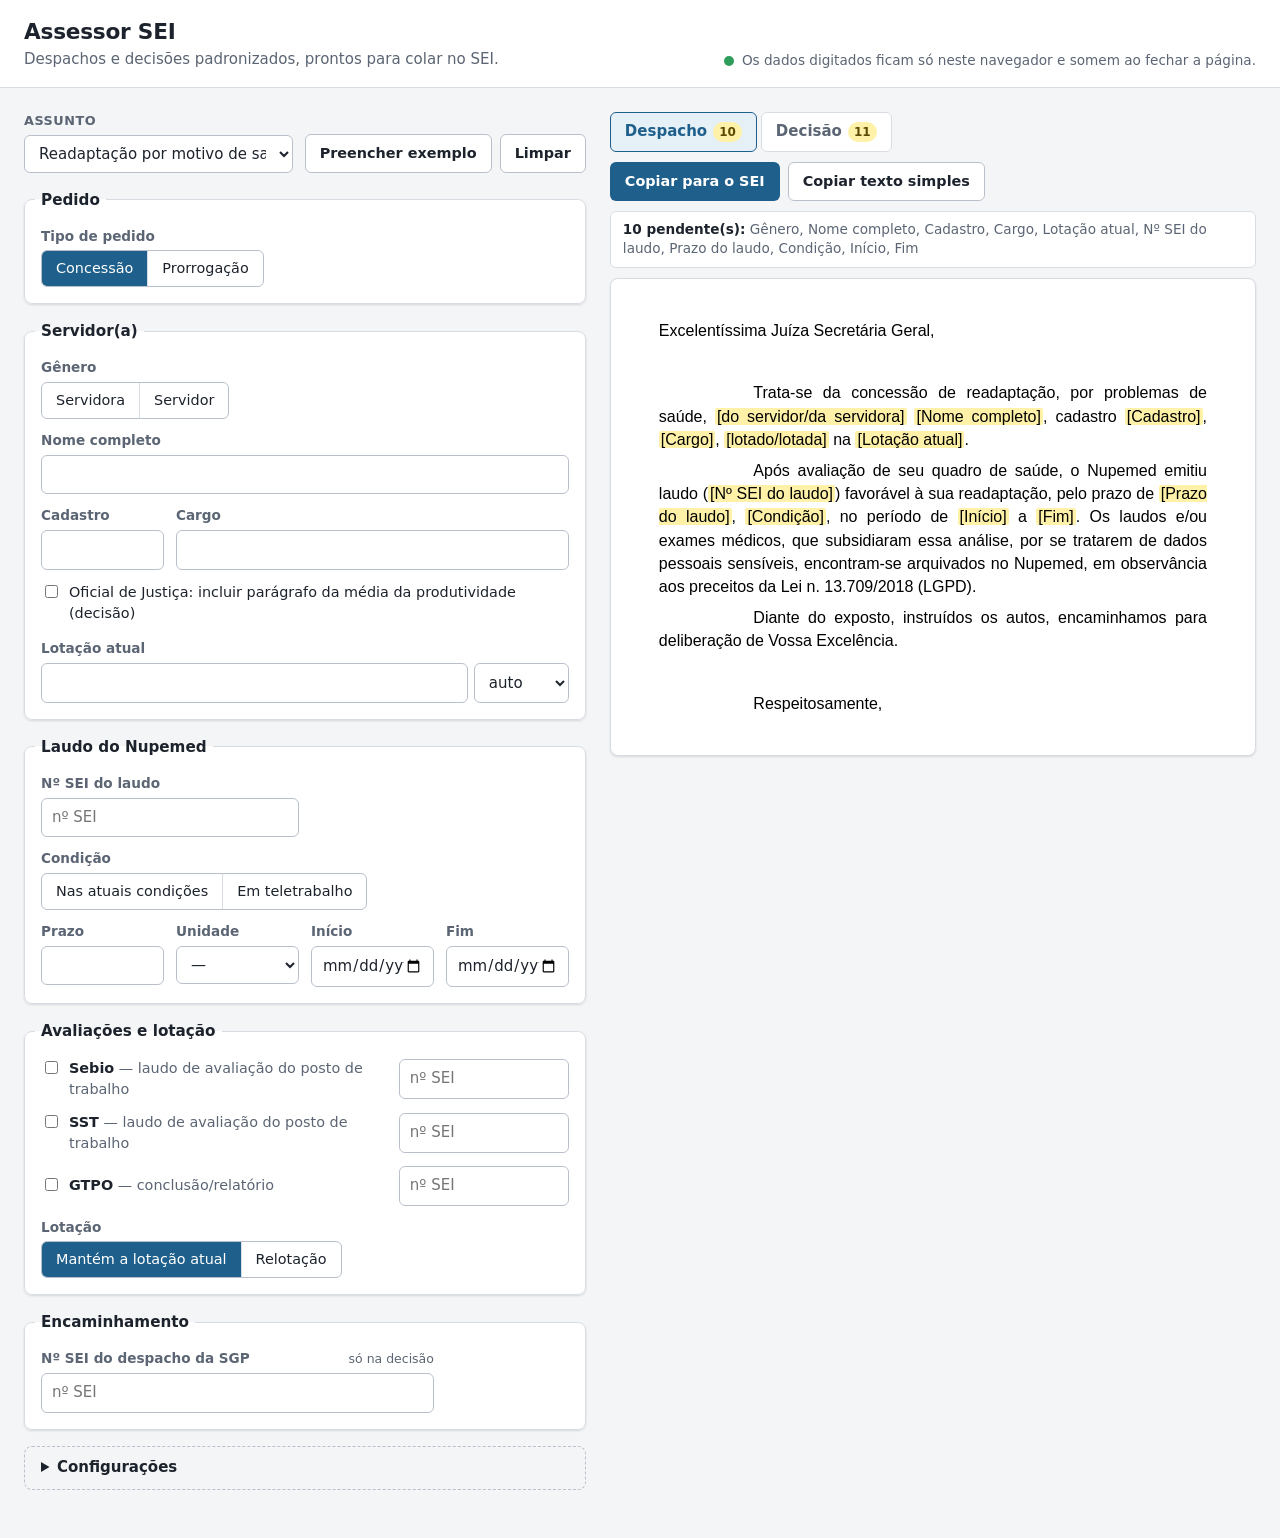
<file: index.html>
<!doctype html>
<html lang="pt-BR">
<head>
  <meta charset="utf-8">
  <meta name="viewport" content="width=device-width, initial-scale=1">
  <!--
    Trava de privacidade aplicada pelo próprio navegador (Content-Security-Policy):
    só executa scripts e estilos deste site e proíbe qualquer conexão de rede iniciada
    pela página (connect-src 'none') e envio de formulário (form-action 'none').
    Explicação completa e como conferir: PRIVACIDADE.md
  -->
  <meta http-equiv="Content-Security-Policy"
        content="default-src 'none'; script-src 'self'; style-src 'self' 'unsafe-inline'; img-src data:; connect-src 'none'; form-action 'none'; base-uri 'none'">
  <!-- Ícone embutido: evita que o navegador busque /favicon.ico no servidor. -->
  <link rel="icon" href="data:,">
  <title>Assessor SEI</title>
  <meta name="description" content="Gera despachos e decisões padronizados, prontos para colar no SEI.">
  <link rel="stylesheet" href="css/estilo.css">
</head>
<body>
  <header class="topo">
    <div class="topo-titulo">
      <h1>Assessor SEI</h1>
      <p>Despachos e decisões padronizados, prontos para colar no SEI.</p>
    </div>
    <p class="privacidade" title="A página não tem servidor: o texto é montado no próprio navegador.">
      Os dados digitados ficam só neste navegador e somem ao fechar a página.
    </p>
  </header>

  <main class="layout">
    <section class="coluna-form" aria-label="Dados do processo">
      <div class="barra-form">
        <label class="seletor-modelo">
          <span>Assunto</span>
          <select id="seletor-modelo"></select>
        </label>
        <div class="acoes-form">
          <button type="button" id="btn-exemplo" class="btn btn-sec">Preencher exemplo</button>
          <button type="button" id="btn-limpar" class="btn btn-sec">Limpar</button>
        </div>
      </div>

      <form id="formulario" autocomplete="off" novalidate></form>

      <details class="configuracoes">
        <summary>Configurações</summary>
        <div id="configuracoes"></div>
        <label class="campo-check">
          <input type="checkbox" id="cfg-inline">
          <span>Ao copiar, incluir também a formatação inline (fonte, recuo), além do estilo do SEI</span>
        </label>
        <button type="button" id="btn-restaurar" class="btn btn-sec">Restaurar padrões</button>
      </details>
    </section>

    <section class="coluna-previa" aria-label="Documento gerado">
      <div class="barra-previa">
        <div id="abas" class="abas" role="tablist"></div>
        <div class="acoes-previa">
          <button type="button" id="btn-copiar" class="btn btn-pri">Copiar para o SEI</button>
          <button type="button" id="btn-copiar-texto" class="btn btn-sec">Copiar texto simples</button>
        </div>
      </div>
      <div id="avisos" class="avisos" aria-live="polite"></div>
      <div id="pendentes" class="pendentes" aria-live="polite"></div>
      <article id="previa" class="papel"></article>
    </section>
  </main>

  <div id="toast" class="toast" role="status" aria-live="polite"></div>

  <script src="js/util.js"></script>
  <script src="js/motor.js"></script>
  <script src="js/config.js"></script>
  <!-- Modelos: para criar um novo assunto, adicione um arquivo em modelos/ e inclua aqui. -->
  <script src="modelos/readaptacao.js"></script>
  <script src="js/app.js"></script>
</body>
</html>
</file>
<file: css/estilo.css>
:root {
  --fundo: #f4f5f7;
  --superficie: #ffffff;
  --borda: #d8dce3;
  --borda-forte: #b9c0cc;
  --texto: #1d232c;
  --texto-suave: #5b6573;
  --primaria: #1f5f8b;
  --primaria-hover: #174a6d;
  --primaria-suave: #e6f0f7;
  --sobre-primaria: #ffffff;
  --aviso-fundo: #fff6e0;
  --aviso-borda: #e8c165;
  --aviso-texto: #6b4e00;
  --pendente: #fff2a8;
  --sombra: 0 1px 2px rgba(16, 24, 40, .06), 0 1px 3px rgba(16, 24, 40, .08);
  --raio: 8px;
  color-scheme: light;
}

@media (prefers-color-scheme: dark) {
  :root:not([data-theme="light"]) {
    --fundo: #14171c;
    --superficie: #1d2128;
    --borda: #343a44;
    --borda-forte: #4a5260;
    --texto: #e6e9ee;
    --texto-suave: #a2abb8;
    --primaria: #5aa6dc;
    --primaria-hover: #7bbbe8;
    --primaria-suave: #1f3346;
    --sobre-primaria: #0b1620;
    --aviso-fundo: #3a2f12;
    --aviso-borda: #7a6326;
    --aviso-texto: #f2d68a;
    color-scheme: dark;
  }
}

:root[data-theme="dark"] {
  --fundo: #14171c;
  --superficie: #1d2128;
  --borda: #343a44;
  --borda-forte: #4a5260;
  --texto: #e6e9ee;
  --texto-suave: #a2abb8;
  --primaria: #5aa6dc;
  --primaria-hover: #7bbbe8;
  --primaria-suave: #1f3346;
  --sobre-primaria: #0b1620;
  --aviso-fundo: #3a2f12;
  --aviso-borda: #7a6326;
  --aviso-texto: #f2d68a;
  color-scheme: dark;
}

* { box-sizing: border-box; }

body {
  margin: 0;
  background: var(--fundo);
  color: var(--texto);
  font: 15px/1.45 system-ui, -apple-system, "Segoe UI", Roboto, sans-serif;
}

/* ---------- Topo ---------- */

.topo {
  display: flex;
  flex-wrap: wrap;
  align-items: flex-end;
  justify-content: space-between;
  gap: 8px 24px;
  padding: 16px 24px;
  background: var(--superficie);
  border-bottom: 1px solid var(--borda);
}
.topo h1 { margin: 0; font-size: 1.35rem; letter-spacing: -.01em; }
.topo-titulo p { margin: 2px 0 0; color: var(--texto-suave); }
.privacidade {
  margin: 0;
  font-size: .85rem;
  color: var(--texto-suave);
  padding-left: 18px;
  position: relative;
}
.privacidade::before {
  content: "";
  position: absolute;
  left: 0; top: .35em;
  width: 10px; height: 10px;
  border-radius: 50%;
  background: #2e9d5b;
}

/* ---------- Layout ---------- */

.layout {
  display: grid;
  grid-template-columns: minmax(0, 1fr) minmax(0, 1.15fr);
  gap: 24px;
  padding: 24px;
  align-items: start;
  max-width: 1500px;
  margin: 0 auto;
}

.coluna-previa {
  position: sticky;
  top: 16px;
  max-height: calc(100vh - 32px);
  display: flex;
  flex-direction: column;
  min-width: 0;
}

/* ---------- Formulário ---------- */

.barra-form {
  display: flex;
  flex-wrap: wrap;
  gap: 12px;
  align-items: flex-end;
  justify-content: space-between;
  margin-bottom: 16px;
}
.seletor-modelo { display: flex; flex-direction: column; gap: 4px; flex: 1 1 240px; }
.seletor-modelo span { font-size: .8rem; font-weight: 600; color: var(--texto-suave); text-transform: uppercase; letter-spacing: .04em; }
.acoes-form { display: flex; gap: 8px; }

.secao {
  margin: 0 0 16px;
  padding: 16px;
  border: 1px solid var(--borda);
  border-radius: var(--raio);
  background: var(--superficie);
  box-shadow: var(--sombra);
}
.secao[hidden] { display: none; }
.secao legend {
  padding: 0 6px;
  margin-left: -6px;
  font-weight: 650;
  font-size: .95rem;
}

.grade {
  display: grid;
  grid-template-columns: repeat(4, minmax(0, 1fr));
  gap: 12px;
}
.campo { display: flex; flex-direction: column; gap: 4px; min-width: 0; }
.campo[hidden] { display: none; }
.l1 { grid-column: span 1; }
.l2 { grid-column: span 2; }
.l3 { grid-column: span 3; }
.l4 { grid-column: span 4; }

.rotulo {
  display: flex;
  align-items: baseline;
  justify-content: space-between;
  gap: 8px;
  font-size: .85rem;
  font-weight: 600;
  color: var(--texto-suave);
}
.dica { font-weight: 400; font-size: .78rem; }

input[type="text"], input[type="number"], input[type="date"], select {
  width: 100%;
  min-width: 0;
  padding: 8px 10px;
  font: inherit;
  color: var(--texto);
  background: var(--superficie);
  border: 1px solid var(--borda-forte);
  border-radius: 6px;
}
input:focus-visible, select:focus-visible, button:focus-visible {
  outline: 2px solid var(--primaria);
  outline-offset: 1px;
}
input.automatico { background: var(--primaria-suave); }

.linha-composta { display: flex; gap: 6px; }
.linha-composta input { flex: 1 1 auto; }
.linha-composta select { flex: 0 0 auto; width: auto; }

.reset-auto {
  border: 0;
  background: none;
  color: var(--primaria);
  font: inherit;
  font-size: .78rem;
  font-weight: 500;
  cursor: pointer;
  padding: 0;
}
.reset-auto:hover { text-decoration: underline; }
.tag-auto { font-size: .72rem; font-weight: 500; color: var(--primaria); }

/* Opções em botões segmentados */
.segmentado {
  display: inline-flex;
  flex-wrap: wrap;
  border: 1px solid var(--borda-forte);
  border-radius: 6px;
  overflow: hidden;
  width: fit-content;
  max-width: 100%;
}
.segmentado label { position: relative; }
.segmentado input { position: absolute; opacity: 0; inset: 0; margin: 0; cursor: pointer; }
.segmentado span {
  display: block;
  padding: 7px 14px;
  font-size: .9rem;
  cursor: pointer;
  user-select: none;
  border-right: 1px solid var(--borda);
}
.segmentado label:last-child span { border-right: 0; }
.segmentado input:checked + span { background: var(--primaria); color: var(--sobre-primaria); }
.segmentado input:focus-visible + span { outline: 2px solid var(--primaria); outline-offset: -3px; }

.campo-check {
  display: flex;
  align-items: flex-start;
  gap: 8px;
  font-size: .9rem;
  cursor: pointer;
}
.campo-check input { margin-top: 3px; }

.parecer {
  display: grid;
  grid-template-columns: minmax(0, 1fr) minmax(0, 170px);
  gap: 8px 12px;
  align-items: center;
}
.parecer .descricao { color: var(--texto-suave); font-weight: 400; }

/* ---------- Configurações ---------- */

.configuracoes {
  border: 1px dashed var(--borda-forte);
  border-radius: var(--raio);
  padding: 10px 16px;
  margin-bottom: 24px;
}
.configuracoes summary { cursor: pointer; font-weight: 600; }
.configuracoes[open] summary { margin-bottom: 12px; }
#configuracoes { display: grid; gap: 10px; margin-bottom: 12px; }
.configuracoes .btn { margin-top: 12px; }

/* ---------- Botões ---------- */

.btn {
  font: inherit;
  font-size: .9rem;
  font-weight: 600;
  padding: 8px 14px;
  border-radius: 6px;
  cursor: pointer;
  border: 1px solid transparent;
  white-space: nowrap;
}
.btn-pri { background: var(--primaria); color: var(--sobre-primaria); }
.btn-pri:hover { background: var(--primaria-hover); }
.btn-sec { background: var(--superficie); color: var(--texto); border-color: var(--borda-forte); }
.btn-sec:hover { border-color: var(--primaria); color: var(--primaria); }

/* ---------- Prévia ---------- */

.barra-previa {
  display: flex;
  flex-wrap: wrap;
  gap: 10px;
  justify-content: space-between;
  align-items: center;
  margin-bottom: 10px;
}
.abas { display: flex; gap: 4px; }
.aba {
  font: inherit;
  font-weight: 600;
  padding: 8px 14px;
  border: 1px solid var(--borda);
  border-radius: 6px;
  background: var(--superficie);
  color: var(--texto-suave);
  cursor: pointer;
  display: inline-flex;
  align-items: center;
  gap: 6px;
}
.aba[aria-selected="true"] { color: var(--primaria); border-color: var(--primaria); background: var(--primaria-suave); }
.contador {
  min-width: 20px;
  padding: 0 6px;
  border-radius: 10px;
  background: var(--pendente);
  color: #5c4a00;
  font-size: .75rem;
  line-height: 20px;
  text-align: center;
}
.acoes-previa { display: flex; flex-wrap: wrap; gap: 8px; }

.avisos:empty, .pendentes:empty { display: none; }
.avisos, .pendentes {
  margin-bottom: 10px;
  padding: 8px 12px;
  border-radius: 6px;
  font-size: .85rem;
}
.avisos { background: var(--aviso-fundo); border: 1px solid var(--aviso-borda); color: var(--aviso-texto); }
.avisos ul { margin: 0; padding-left: 18px; }
.pendentes { background: var(--superficie); border: 1px solid var(--borda); color: var(--texto-suave); }
.pendentes strong { color: var(--texto); }
.pendentes.ok { border-color: #2e9d5b; color: #2e9d5b; }

/* "Papel" imitando o editor do SEI: sempre claro, como no SEI. */
.papel {
  flex: 1 1 auto;
  overflow: auto;
  background: #fff;
  color: #000;
  border: 1px solid var(--borda);
  border-radius: var(--raio);
  box-shadow: var(--sombra);
  padding: 32px 40px;
  font-family: Calibri, Carlito, "Segoe UI", Arial, sans-serif;
  font-size: 12pt;
}
.papel p { margin: 6pt; text-align: justify; text-indent: 25mm; word-wrap: break-word; }
.papel .sei-vocativo { text-indent: 0; text-align: left; }
.papel .sei-citacao { font-size: 10pt; margin: 4pt 0 4pt 160px; text-indent: 0; }
.papel mark.pendente { background: var(--pendente); color: #000; border-radius: 2px; padding: 0 2px; }

/* ---------- Aviso flutuante ---------- */

.toast {
  position: fixed;
  left: 50%;
  bottom: 24px;
  transform: translate(-50%, 20px);
  background: #1d232c;
  color: #fff;
  padding: 10px 16px;
  border-radius: 6px;
  font-size: .9rem;
  opacity: 0;
  pointer-events: none;
  transition: opacity .2s, transform .2s;
  max-width: calc(100vw - 32px);
}
.toast.visivel { opacity: 1; transform: translate(-50%, 0); }

/* ---------- Telas estreitas ---------- */

@media (max-width: 1000px) {
  .layout { grid-template-columns: minmax(0, 1fr); padding: 16px; gap: 16px; }
  .coluna-previa { position: static; max-height: none; }
  .papel { max-height: 80vh; padding: 20px 16px; }
  .papel p { text-indent: 12mm; }
  .papel .sei-citacao { margin-left: 40px; }
  .topo { padding: 12px 16px; }
}

@media (max-width: 560px) {
  .grade { grid-template-columns: repeat(2, minmax(0, 1fr)); }
  .l3, .l4 { grid-column: span 2; }
  .parecer { grid-template-columns: minmax(0, 1fr); }
  .acoes-previa, .acoes-previa .btn { width: 100%; }
}
</file>
